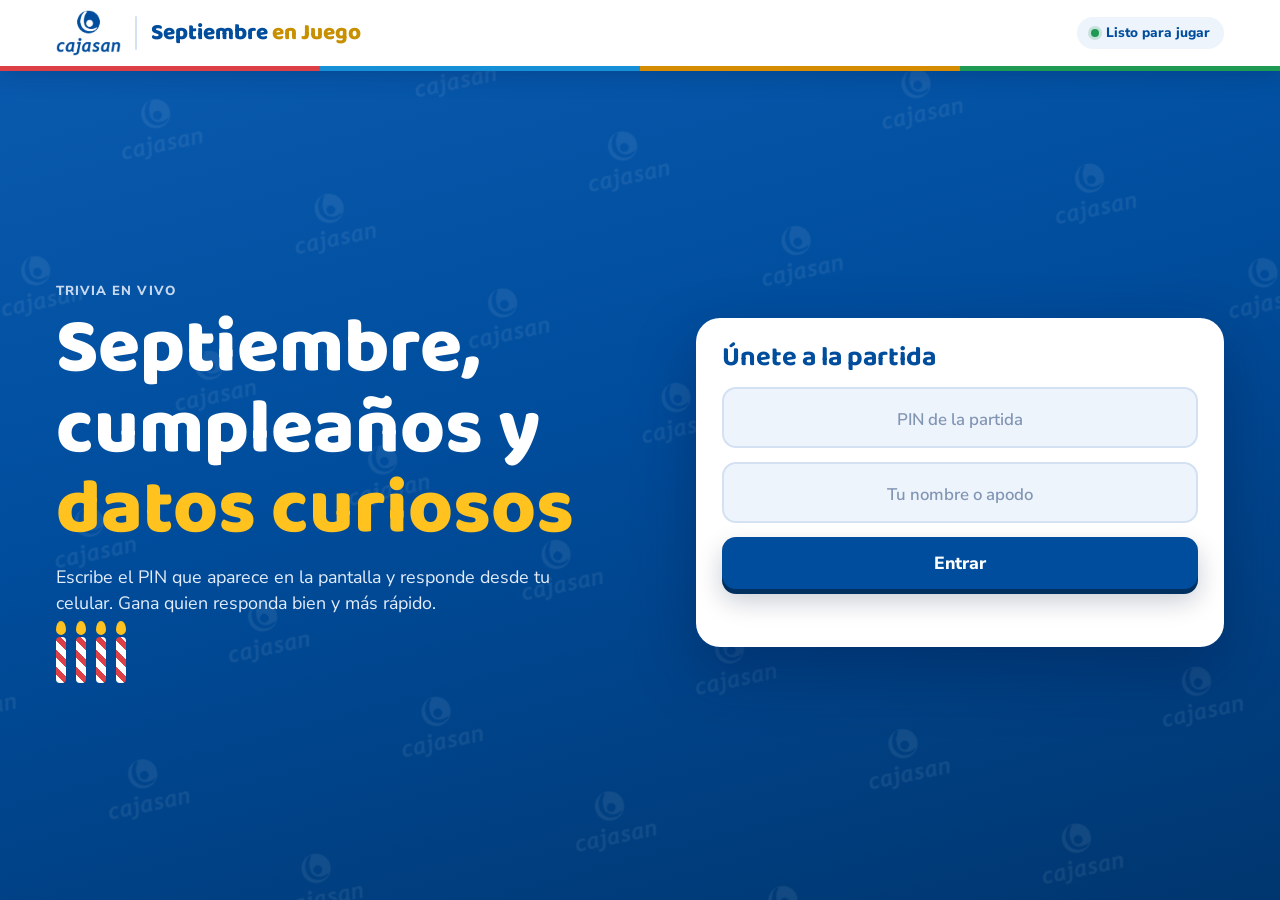
<file: index.html>
<!doctype html>
<html lang="es">
<head>
<meta charset="utf-8">
<meta name="viewport" content="width=device-width,initial-scale=1,viewport-fit=cover">
<meta name="robots" content="noindex,nofollow">
<meta name="theme-color" content="#004d9d">
<title>Septiembre en Juego · Cajasan</title>
<link rel="icon" type="image/png" href="img/icono.png">
<link rel="preconnect" href="https://fonts.googleapis.com">
<link rel="preconnect" href="https://fonts.gstatic.com" crossorigin>
<link rel="stylesheet" href="https://fonts.googleapis.com/css2?family=Baloo+2:wght@600;800&family=Nunito+Sans:wght@400;600;800&display=swap">
<link rel="stylesheet" href="estilos.css">
</head>
<body>
<header class="cabecera">
  <div class="cabecera-in">
    <div class="marca">
      <img src="img/cajasan-azul.png" alt="Cajasan" width="355" height="251">
      <span class="marca-sep" aria-hidden="true"></span>
      <span class="marca-titulo">Septiembre <span>en Juego</span></span>
    </div>
    <div id="status" class="chip-estado">Cargando…</div>
  </div>
</header>
<div class="franja" aria-hidden="true"></div>
<div class="wrap"><main id="app" class="stage" aria-live="polite"></main></div>
<canvas id="confetti" hidden></canvas>
<script src="peer.js"></script>
<script src="comun.js"></script>
<script src="jugador.js"></script>
</body>
</html>
</file>
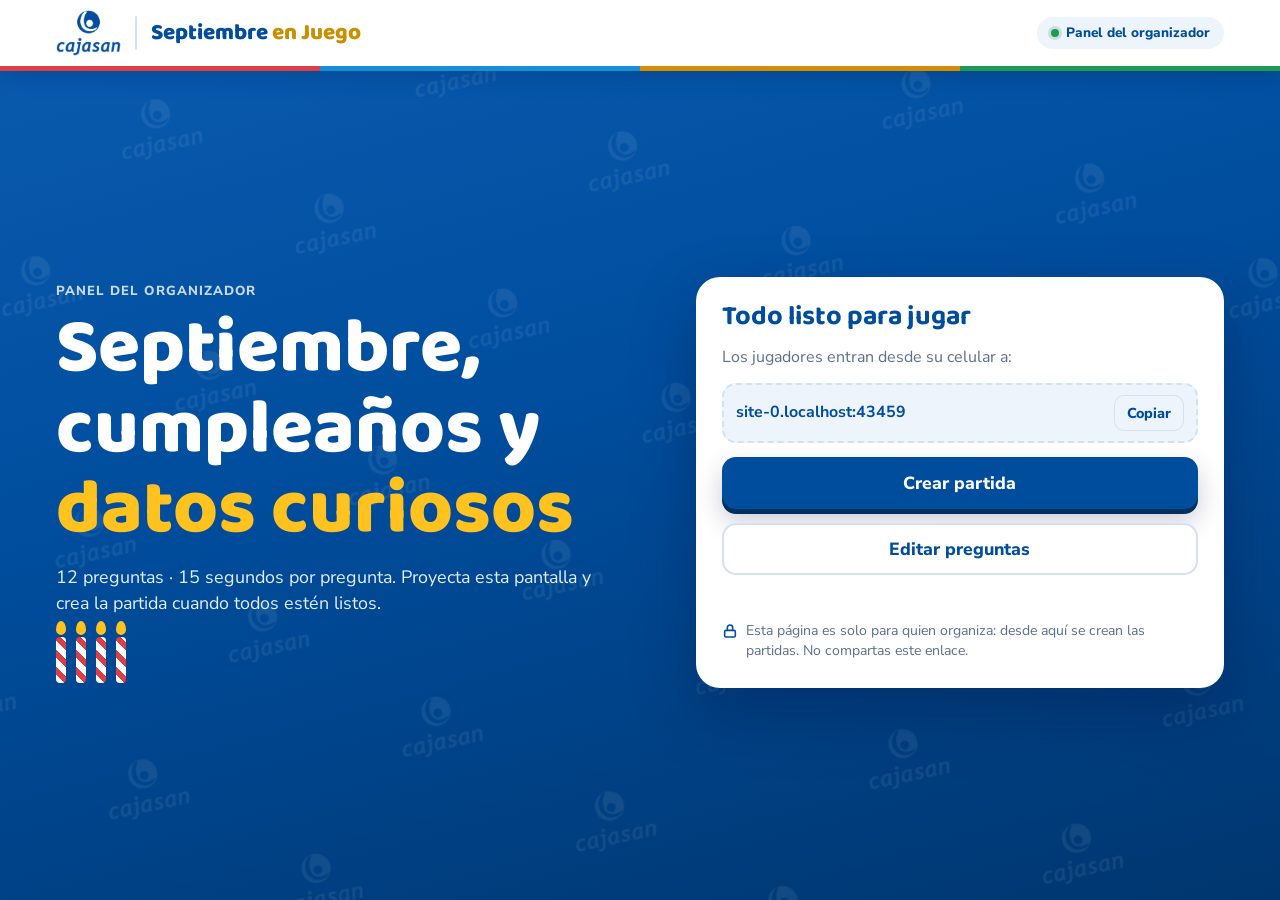
<file: organizar-4jemj2wzur.html>
<!doctype html>
<html lang="es">
<head>
<meta charset="utf-8">
<meta name="viewport" content="width=device-width,initial-scale=1,viewport-fit=cover">
<meta name="robots" content="noindex,nofollow">
<meta name="referrer" content="no-referrer">
<meta name="theme-color" content="#004d9d">
<title>Organizador · Septiembre en Juego · Cajasan</title>
<link rel="icon" type="image/png" href="img/icono.png">
<link rel="preconnect" href="https://fonts.googleapis.com">
<link rel="preconnect" href="https://fonts.gstatic.com" crossorigin>
<link rel="stylesheet" href="https://fonts.googleapis.com/css2?family=Baloo+2:wght@600;800&family=Nunito+Sans:wght@400;600;800&display=swap">
<link rel="stylesheet" href="estilos.css">
</head>
<body>
<header class="cabecera">
  <div class="cabecera-in">
    <div class="marca">
      <img src="img/cajasan-azul.png" alt="Cajasan" width="355" height="251">
      <span class="marca-sep" aria-hidden="true"></span>
      <span class="marca-titulo">Septiembre <span>en Juego</span></span>
    </div>
    <div id="status" class="chip-estado">Cargando…</div>
  </div>
</header>
<div class="franja" aria-hidden="true"></div>
<div class="wrap"><main id="app" class="stage" aria-live="polite"></main></div>
<div id="cortina" class="cortina" hidden aria-hidden="true">
  <div class="cortina-in"><img src="img/cajasan-blanco.png" alt=""><div class="cortina-t"></div><div class="cortina-s"></div></div>
</div>
<canvas id="confetti" hidden></canvas>
<script src="peer.js"></script>
<script src="comun.js"></script>
<script>
/* Página del ORGANIZADOR (enlace privado). Solo desde aquí se crean partidas
   y se editan las preguntas; la página pública solo deja unirse con el PIN. */
const DEFAULT_SET = {
 "questions": [
  { "q": "¿De dónde viene originalmente la tradición de cantar \"Happy Birthday\"?", "o": ["Francia","Inglaterra","Estados Unidos","Italia"], "c": 2, "f": "" },
  { "q": "En Colombia, ¿Cuándo se celebra el Día del Amor y la Amistad?", "o": ["El 14 de febrero","El 1 de septiembre","El tercer sábado de septiembre","El último viernes de octubre"], "c": 2, "f": "" },
  { "q": "Según registros de nacimientos en EE. UU. (1994–2014), ¿cuál es el cumpleaños más común?", "o": ["9 de septiembre","1 de enero","14 de febrero","25 de diciembre"], "c": 0, "f": "" },
  { "q": "¿Qué significa celebrar un cumpleaños?", "o": ["Celebrar el aniversario del nacimiento de una persona","Celebrar el inicio de año nuevo","Celebrar la mayoría de edad","Celebrar un logro"], "c": 0, "f": "" },
  { "q": "¿Cuántas personas debe haber en un salón para que sea más probable que no que dos cumplan años el mismo día?", "o": ["23","100","183","365"], "c": 0, "f": "Es la «paradoja del cumpleaños». Con 23 personas la probabilidad supera el 50 %, y con 70 pasa del 99,9 %." },
  { "q": "¿Qué ingredientes hace que una vela pueda mantenerse encedida?", "o": ["Cera","Harina","Azúcar","Sal"], "c": 0, "f": "" },
  { "q": "¿Qué signos del zodiaco cumplen años en septiembre?", "o": ["Leo y Virgo","Cáncer y Leo","Virgo y Libra","Libra y Escorpio"], "c": 2, "f": "Virgo va hasta alrededor del 22 de septiembre y Libra empieza hacia el 23." },
  { "q": "Si alguien nació el 29 de febrero, ¿cada cuánto ocurre exactamente su fecha de cumpleaños?", "o": ["Cada año","Cada 2 años","Cada 4 años aproximadamente","Cada 10 años"], "c": 2, "f": "" },
  { "q": "Una persona cumple años un lunes. ¿Qué día de la semana será su cumpleaños exactamente un año después si el año siguiente NO es bisiesto?", "o": ["Lunes","Miércoles","Domingo","Martes"], "c": 3, "f": "" },
  { "q": "¿Cuántos días tiene septiembre?", "o": ["28","29","30","31"], "c": 2, "f": "" },
  { "q": "¿Qué mes está exactamente tres meses después de septiembre?", "o": ["Enero","Noviembre","Diciembre","Febrero"], "c": 2, "f": "" },
  { "q": "¿Quién del equipo cumplió años en septiembre?", "o": ["Diana, Daniela, Silvia","Diana, Daniela, Mayerly","Diana, Mayerly, Maria Paula","Daniela, Diana, Silvia, Mayerly"], "c": 0, "f": "" }
 ],
 "dur": 15
};
const STORE_KEY = "sej-preguntas-v1";
// Dirección que se les da a los jugadores (la pública, nunca la de esta página)
const LINK_JUGADORES = new URL("./", location.href).href; // la carpeta del sitio (sirve en Vercel y en GitHub Pages)
const LINK_VISIBLE = LINK_JUGADORES.replace(/^https?:\/\//, "").replace(/\/$/, "");

let QUESTIONS, DUR;
function cleanSet(data){
  if (!data || !Array.isArray(data.questions)) return null;
  const qs = data.questions.map(x => {
    const o = (Array.isArray(x.o) ? x.o : []).map(s => String(s||"").trim().slice(0,120)).filter(Boolean).slice(0,4);
    const c = Math.max(0, Math.min(o.length-1, x.c|0));
    return { q:String(x.q||"").trim().slice(0,240), o, c, f:String(x.f||"").trim().slice(0,400) };
  }).filter(x => x.q && x.o.length >= 2);
  if (!qs.length) return null;
  return { questions:qs, dur: Math.max(5, Math.min(120, parseInt(data.dur,10) || 20)) };
}
function loadSet(){
  let s = null;
  try { s = cleanSet(JSON.parse(localStorage.getItem(STORE_KEY) || "null")); } catch {}
  s = s || cleanSet(DEFAULT_SET);
  QUESTIONS = s.questions; DUR = s.dur;
}
loadSet();

const ICONO_CANDADO = '<svg width="16" height="16" viewBox="0 0 24 24" fill="none" stroke="#004d9d" stroke-width="2.4" stroke-linecap="round" stroke-linejoin="round"><rect x="4" y="11" width="16" height="10" rx="2"/><path d="M8 11V7a4 4 0 0 1 8 0v4"/></svg>';
const ICONO_CHECK = '<svg viewBox="0 0 24 24"><path d="M5 12.5l4.5 4.5L19 7.5"/></svg>';

/* ---------- INICIO DEL ORGANIZADOR ---------- */
function renderHome(){
  mode = "home";
  $app.innerHTML = `
  <section class="hero">
    <div class="entra">
      <p class="etq">Panel del organizador</p>
      <h1 style="margin-top:8px">Septiembre, cumpleaños y <em>datos curiosos</em></h1>
      <p class="lead">${QUESTIONS.length} preguntas · ${DUR} segundos por pregunta. Proyecta esta pantalla y crea la partida cuando todos estén listos.</p>
      <div class="cake" aria-hidden="true"><i></i><i></i><i></i><i></i></div>
    </div>
    <div class="panel entra" style="--i:1">
      <h2>Todo listo para jugar</h2>
      <p class="muted" style="margin:0">Los jugadores entran desde su celular a:</p>
      <div class="enlace"><b>${esc(LINK_VISIBLE)}</b><button class="mini" id="copiar" type="button">Copiar</button></div>
      <button class="btn azul" id="hostBtn" ${hasPeer ? "" : "disabled"}>Crear partida</button>
      <button class="btn ghost" id="editBtn">Editar preguntas</button>
      <div class="err">${hasPeer ? "" : "No se pudo cargar el módulo de conexión. Recarga la página."}</div>
      <p class="nota">${ICONO_CANDADO}<span>Esta página es solo para quien organiza: desde aquí se crean las partidas. No compartas este enlace.</span></p>
    </div>
  </section>`;
  document.getElementById("hostBtn").onclick = startHost;
  document.getElementById("editBtn").onclick = renderEditor;
  document.getElementById("copiar").onclick = async e => {
    const b = e.currentTarget;
    try { await navigator.clipboard.writeText(LINK_JUGADORES); b.textContent = "¡Copiado!"; } catch { b.textContent = "Cópialo a mano"; }
    setTimeout(() => { b.textContent = "Copiar"; }, 1800);
  };
  setStatus("Panel del organizador");
}
renderHome();

/* =================== PRESENTADOR =================== */
const H = { pin:"", phase:"lobby", qi:0, players:{}, conns:{}, answers:{}, endAt:0, tick:null, peer:null, tries:0 };

function startHost(){
  if (!hasPeer) return;
  mode = "host";
  H.phase = "lobby"; H.qi = 0; H.players = {}; H.conns = {}; H.answers = {}; H.tries = 0;
  $app.innerHTML = `<div class="center entra"><div class="big">Creando partida…</div><p class="muted">Esto toma unos segundos.</p></div>`;
  openHostPeer();
}
function openHostPeer(){
  H.pin = String(Math.floor(1000 + Math.random()*9000));
  const peer = new Peer(ID_PREFIX + H.pin, PEER_OPTS);
  H.peer = peer;
  peer.on("open", () => { setStatus("PIN " + H.pin + " · conectado"); renderHost(); clearInterval(H.vigia); H.vigia = setInterval(vigilarJugadores, 3000); });
  peer.on("connection", conn => {
    conn.on("data", msg => onHostMsg(conn, msg));
    conn.on("close", () => { const p = H.players[conn.peer]; delete H.conns[conn.peer]; if (p){ p.here = false; afterChange(); } });
    conn.on("error", () => {});
  });
  peer.on("disconnected", () => { setStatus("Reconectando…"); try { peer.reconnect(); } catch {} });
  peer.on("error", err => {
    if (err.type === "unavailable-id" && H.tries++ < 5){ peer.destroy(); openHostPeer(); return; }
    if (err.type === "network" || err.type === "server-error" || err.type === "socket-error" || err.type === "socket-closed"){
      setStatus("Sin conexión al servidor");
      if (H.phase === "lobby" && !Object.keys(H.players).length){
        $app.innerHTML = `<div class="center entra"><div class="big">No pudimos crear la partida</div><p class="muted" style="max-width:44ch">Revisa la conexión a internet. Si estás en la red de la empresa, prueba con otra red o con datos móviles.</p><button class="btn" id="retry">Intentar de nuevo</button></div>`;
        document.getElementById("retry").onclick = () => { try{peer.destroy();}catch{} startHost(); };
      }
    }
  });
}
// Quién sigue conectado: cada celular manda una señal cada 4 s ("ping") y avisa al
// cerrarse ("bye"). Si pasan 12 s sin señal, el nombre sale de la sala; vuelve si regresa.
const SIN_SENAL_MS = 12000;
function vigilarJugadores(){
  let cambio = false;
  for (const p of Object.values(H.players)){
    if (p.here && Date.now() - (p.visto || 0) > SIN_SENAL_MS){ p.here = false; cambio = true; }
  }
  if (cambio) afterChange();
}
function onHostMsg(conn, msg){
  if (!msg || typeof msg !== "object") return;
  const id = conn.peer;
  const pj = H.players[id];
  if (msg.t === "bye"){ if (pj && pj.here){ pj.here = false; afterChange(); } return; }
  if (pj){
    pj.visto = Date.now();
    if (!pj.here && msg.t !== "join"){ pj.here = true; H.conns[id] = conn; afterChange(); if (H.phase !== "lobby") sendTo(conn); }
  }
  if (msg.t === "ping") return;
  if (msg.t === "join"){
    const nick = String(msg.nick || "Jugador").trim().slice(0,16) || "Jugador";
    H.conns[id] = conn;
    if (!H.players[id]) H.players[id] = { nick, score:0, last:0, ok:-1, here:true, visto:Date.now() };
    else { H.players[id].nick = nick; H.players[id].here = true; }
    afterChange();
    if (H.phase !== "lobby") sendTo(conn); // en la sala, afterChange ya les avisó a todos
  } else if (msg.t === "ans"){
    if (H.phase !== "question" || !H.players[id] || H.answers[id] || msg.q !== H.qi) return;
    const c = Math.max(0, Math.min(QUESTIONS[H.qi].o.length-1, msg.c|0));
    const ms = Math.max(0, Math.min(DUR*1000, Number.isFinite(Number(msg.ms)) ? Number(msg.ms) : DUR*1000));
    H.answers[id] = { c, ms };
    afterChange();
  }
}
function afterChange(){
  if (H.phase === "question"){
    const here = Object.keys(H.players).filter(k => H.players[k].here);
    if (here.length && here.every(k => H.answers[k])) { endQuestion(); return; }
    updateAnsweredCount();
  } else if (H.phase === "lobby"){ renderHost(); broadcast(); } // los celulares ven quién va entrando
}
function ranking(){ return Object.entries(H.players).map(([peer,p]) => ({peer,...p})).sort((a,b) => b.score - a.score); }
function stateMsg(){
  const res = {};
  ranking().forEach((p,i) => { res[p.peer] = [p.score, p.last, i+1, p.ok]; });
  const q = QUESTIONS[H.qi];
  const reveal = H.phase !== "question" && H.phase !== "lobby";
  return { t:"state", phase:H.phase, qi:H.qi, n:QUESTIONS.length, dur:DUR,
    cur: H.phase === "lobby" ? null : { q:q.q, o:q.o, c: reveal ? q.c : null },
    total:Object.keys(H.players).length, res,
    // En la sala de espera: quiénes están (en orden de llegada), para mostrarlo en los celulares
    jug: H.phase === "lobby" ? Object.entries(H.players).filter(([,p]) => p.here).map(([id,p]) => [id, p.nick]) : undefined };
}
function sendTo(conn){ try { if (conn.open) conn.send(stateMsg()); } catch {} }
function broadcast(){ const m = stateMsg(); Object.values(H.conns).forEach(c => { try { if (c.open) c.send(m); } catch {} }); }

// La pregunta cambia (y empieza a correr el tiempo) cuando la cortina tapa la pantalla
function hostStartQuestion(qi = H.qi){
  transicion("Pregunta " + (qi+1), "de " + QUESTIONS.length, () => {
    H.qi = qi; H.phase = "question"; H.answers = {};
    H.endAt = Date.now() + DUR*1000;
    broadcast(); renderHost();
    clearInterval(H.tick);
    H.tick = setInterval(tickHost, 200);
  });
}
function tickHost(){
  const left = Math.max(0, H.endAt - Date.now());
  const s = Math.ceil(left/1000), p = left/(DUR*1000)*100;
  const t = document.getElementById("timer"), bar = document.getElementById("barra");
  if (t){
    t.style.setProperty("--p", p + "%");
    const b = t.querySelector("b");
    if (b.textContent !== String(s)){ b.textContent = s; if (s <= 5 && s > 0){ b.classList.remove("late"); void b.offsetWidth; b.classList.add("late"); } }
    t.classList.toggle("urgente", s <= 5);
  }
  if (bar){ bar.style.setProperty("--p", p + "%"); bar.classList.toggle("urgente", s <= 5); }
  if (left <= 0) endQuestion();
}
function endQuestion(){
  if (H.phase !== "question") return;
  clearInterval(H.tick);
  const q = QUESTIONS[H.qi];
  for (const [id,p] of Object.entries(H.players)){
    const a = H.answers[id];
    if (!a){ p.last = 0; p.ok = -1; continue; }
    if (a.c === q.c){ p.last = Math.round(1000 * (1 - (a.ms/(DUR*1000))/2)); p.ok = 1; } else { p.last = 0; p.ok = 0; }
    p.score += p.last;
  }
  H.phase = "reveal"; broadcast(); renderHost();
}
function hostNext(){
  if (H.phase === "reveal" && Object.keys(H.players).length){
    transicion("Clasificación", "Pregunta " + (H.qi+1) + " de " + QUESTIONS.length, () => { H.phase = "board"; broadcast(); renderHost(); });
    return;
  }
  if (H.qi < QUESTIONS.length - 1) hostStartQuestion(H.qi + 1);
  else transicion("¡Resultados!", "Septiembre en Juego", () => { H.phase = "end"; broadcast(); renderHost(); setTimeout(confetti, 1300); });
}
function hostRestart(){
  for (const p of Object.values(H.players)){ p.score = 0; p.last = 0; p.ok = -1; }
  H.qi = 0; H.phase = "lobby"; broadcast(); renderHost();
}
function hostExit(){ clearInterval(H.tick); clearInterval(H.vigia); try { H.peer && H.peer.destroy(); } catch {} H.peer = null; renderHome(); }
function updateAnsweredCount(){
  const el = document.getElementById("answered");
  if (el) el.textContent = Object.keys(H.answers).length + " de " + Object.values(H.players).filter(p=>p.here).length + " respondieron";
}
// En el proyector las respuestas van en 4 mosaicos grandes con su figura
function mosaicoHTML(q, reveal, counts){
  return `<div class="mosaico">${q.o.map((o,i) => {
    const cls = reveal ? (i === q.c ? " win" : " dim") : "";
    return `<div class="tile c${i}${cls}" style="--i:${i}">${SHAPES[i]}<span>${esc(o)}</span>${reveal ? `<span class="n">${counts[i]}</span>` : ""}${reveal && i === q.c ? `<span class="ok">${ICONO_CHECK}</span>` : ""}</div>`;
  }).join("")}</div>`;
}
function renderLobby(){
  const names = Object.entries(H.players).filter(([,p]) => p.here);
  if (!document.getElementById("lobby")){
    $app.innerHTML = `
      <div class="lobby" id="lobby">
        <p class="lobby-inst entra">Entra desde tu celular a <b>${esc(LINK_VISIBLE)}</b> y escribe este PIN</p>
        <div class="pin" aria-label="PIN ${H.pin}">${[...H.pin].map((d,i) => `<b style="--i:${i}">${d}</b>`).join("")}</div>
        <p class="cuenta-jug" id="cuenta"></p>
        <div class="players" id="jugadores"></div>
        <div class="row"><button class="btn" id="go">Empezar</button><button class="btn ghost" id="back">Salir</button></div>
      </div>`;
    document.getElementById("go").onclick = () => hostStartQuestion(0);
    document.getElementById("back").onclick = hostExit;
  }
  // Solo se agregan o quitan los nombres que cambiaron (así no se repite la animación de todos)
  const cont = document.getElementById("jugadores");
  const ids = new Set(names.map(([id]) => id));
  cont.querySelectorAll(".pl").forEach(ch => { if (!ids.has(ch.dataset.id)) ch.remove(); });
  for (const [id,p] of names){
    let ch = [...cont.querySelectorAll(".pl")].find(x => x.dataset.id === id);
    if (!ch){ ch = document.createElement("span"); ch.className = "pl"; ch.dataset.id = id; cont.appendChild(ch); }
    if (ch.textContent !== p.nick) ch.textContent = p.nick;
  }
  let vacio = cont.querySelector(".muted");
  if (!names.length && !vacio){ vacio = document.createElement("span"); vacio.className = "muted"; vacio.textContent = "Esperando jugadores…"; cont.appendChild(vacio); }
  if (names.length && vacio) vacio.remove();
  document.getElementById("cuenta").textContent = names.length + (names.length === 1 ? " jugador conectado" : " jugadores conectados");
  document.getElementById("go").disabled = !names.length;
}
function renderHost(){
  const q = QUESTIONS[H.qi], n = QUESTIONS.length;
  if (H.phase === "lobby"){ renderLobby(); return; }
  if (H.phase === "question"){
    const left = Math.max(0, Math.ceil((H.endAt - Date.now())/1000));
    $app.innerHTML = `
      <div class="h-cab">
        <div class="chips"><span class="chip">Pregunta ${H.qi+1} de ${n}</span><span class="chip" id="answered"></span><span class="chip">PIN ${H.pin}</span></div>
        <div class="reloj medio" id="timer" role="timer" aria-label="Segundos restantes"><b>${left}</b></div>
      </div>
      <div class="barra-tiempo" id="barra"><i></i></div>
      <h2 class="h-pregunta">${esc(q.q)}</h2>
      ${mosaicoHTML(q,false)}
      <div class="bottom"><span></span><button class="btn ghost" id="skip">Terminar tiempo</button></div>`;
    document.getElementById("skip").onclick = endQuestion;
    updateAnsweredCount();
    return;
  }
  if (H.phase === "reveal"){
    const counts = [0,0,0,0]; Object.values(H.answers).forEach(a => counts[a.c]++);
    $app.innerHTML = `
      <div class="h-cab"><div class="chips"><span class="chip">Pregunta ${H.qi+1} de ${n}</span><span class="chip">${Object.keys(H.answers).length} respuestas</span></div></div>
      <h2 class="h-pregunta">${esc(q.q)}</h2>
      ${mosaicoHTML(q,true,counts)}
      ${q.f ? `<div class="fact entra" style="--i:5"><b>Dato curioso</b>${esc(q.f)}</div>` : ""}
      <div class="bottom"><span></span><button class="btn" id="next">${Object.keys(H.players).length ? "Ver clasificación" : (H.qi < n-1 ? "Siguiente pregunta" : "Terminar")}</button></div>`;
    document.getElementById("next").onclick = hostNext;
    return;
  }
  if (H.phase === "board"){
    const r = ranking().slice(0,5);
    $app.innerHTML = `
      <h2 class="titulo-seccion">Clasificación</h2>
      <div class="tabla">${r.map((p,i) => `<div class="fila ${i < 3 ? "top" + (i+1) : ""}" style="--i:${i}">
        <span class="puesto">${puesto(i+1, i)}</span><span class="nm">${esc(p.nick)}</span>
        <span>${p.last ? `<span class="gana" style="--i:${i}">+${p.last.toLocaleString("es-CO")}</span>` : ""}<span class="pts" data-desde="${p.score - p.last}" data-hasta="${p.score}" data-espera="${500 + i*120}">${p.score}</span></span></div>`).join("")}</div>
      <div class="bottom"><span class="chip">Pregunta ${H.qi+1} de ${n}</span><button class="btn" id="next">${H.qi < n-1 ? "Siguiente pregunta" : "Ver podio"}</button></div>`;
    animarNumeros();
    document.getElementById("next").onclick = hostNext;
    return;
  }
  if (H.phase === "end"){
    const r = ranking(), pod = [[r[1],2], [r[0],1], [r[2],3]];
    $app.innerHTML = `
      <div class="center" style="gap:6px">
        <h2 class="titulo-seccion">${r[0] ? "¡Felicitaciones, " + esc(r[0].nick) + "!" : "¡Gracias por jugar!"}</h2>
        ${r[0] ? `<p class="muted entra" style="--i:2;margin:0;font-size:1.15rem">Primer lugar en Septiembre en Juego. ¡Gracias a todos por participar!</p>` : ""}
      </div>
      <div class="podio">${pod.map(([p,place]) => p
        ? `<div class="pod p${place}">${trofeo(place, place === 1 ? 4 : place === 2 ? 2 : 0)}<span class="nm">${esc(p.nick)}</span><span class="pts">${p.score.toLocaleString("es-CO")} pts</span></div>`
        : `<div></div>`).join("")}</div>
      <div class="tabla">${r.slice(3,10).map((p,i) => `<div class="fila" style="--i:${i+6}"><span class="puesto">${puesto(i+4)}</span><span class="nm">${esc(p.nick)}</span><span class="pts">${p.score.toLocaleString("es-CO")}</span></div>`).join("")}</div>
      <div class="row"><button class="btn" id="again">Jugar otra vez</button><button class="btn ghost" id="back">Salir</button></div>`;
    document.getElementById("again").onclick = hostRestart;
    document.getElementById("back").onclick = hostExit;
  }
}
window.addEventListener("beforeunload", e => { if (mode === "host" && H.phase !== "lobby" && H.phase !== "end"){ e.preventDefault(); e.returnValue = ""; } });

/* =================== EDITOR (se guarda en este navegador) =================== */
let D = null;
function renderEditor(){
  mode = "editor";
  if (!D) D = { dur:DUR, questions: QUESTIONS.map(x => ({ q:x.q, o:[0,1,2,3].map(i => x.o[i] || ""), c:x.c, f:x.f })) };
  $app.innerHTML = `
    <div class="edhead">
      <div><p class="etq">Editor</p><h2>Preguntas del juego</h2>
      <p class="muted" style="margin:6px 0 0;max-width:62ch">Los cambios se guardan en este navegador. Edita desde el mismo computador donde vas a proyectar: los celulares reciben las preguntas del presentador. Marca la correcta con el círculo; las opciones vacías no se muestran.</p></div>
      <label class="durbox" for="dur">Segundos por pregunta <input id="dur" type="number" min="5" max="120" value="${D.dur}"></label>
    </div>
    <div class="edlist">${D.questions.map((x,qi) => `
      <section class="edq" data-qi="${qi}">
        <div class="edtop"><span class="etq">Pregunta ${qi+1}</span>
          <span class="edtools">
            <button class="mini" data-act="up" ${qi===0?"disabled":""} aria-label="Subir pregunta ${qi+1}">↑</button>
            <button class="mini" data-act="down" ${qi===D.questions.length-1?"disabled":""} aria-label="Bajar pregunta ${qi+1}">↓</button>
            <button class="mini del" data-act="del" aria-label="Eliminar pregunta ${qi+1}">Eliminar</button>
          </span></div>
        <input class="edin qin" id="q-${qi}" data-f="q" value="${esc(x.q)}" placeholder="Escribe la pregunta" maxlength="240">
        <div class="edopts">${x.o.map((o,i) => `
          <label class="edopt c${i}"><input type="radio" name="c-${qi}" id="c-${qi}-${i}" data-f="c" value="${i}" ${x.c===i?"checked":""} aria-label="Marcar opción ${LET[i]} como correcta">
            <span class="sh">${SHAPES[i]}</span>
            <input class="edin" id="o-${qi}-${i}" data-f="o" data-i="${i}" value="${esc(o)}" placeholder="Opción ${LET[i]}${i>1?" (opcional)":""}" maxlength="120"></label>`).join("")}
        </div>
        <input class="edin" id="f-${qi}" data-f="f" value="${esc(x.f)}" placeholder="Dato curioso que se muestra al revelar (opcional)" maxlength="400">
      </section>`).join("")}
    </div>
    <div class="row" style="justify-content:flex-start"><button class="btn ghost" id="addQ">+ Agregar pregunta</button><button class="link" id="reset" style="color:#fff">Volver a las preguntas originales</button></div>
    <div class="edbar">
      <span class="err" id="edMsg"></span>
      <span class="row"><button class="btn ghost" id="edCancel">Volver</button><button class="btn" id="edSave">Guardar</button></span>
    </div>`;
  const list = $app.querySelector(".edlist");
  const upd = e => {
    const t = e.target, sec = t.closest(".edq"); if (!sec) return;
    const x = D.questions[+sec.dataset.qi];
    if (t.dataset.f === "q") x.q = t.value;
    else if (t.dataset.f === "f") x.f = t.value;
    else if (t.dataset.f === "o") x.o[+t.dataset.i] = t.value;
    else if (t.dataset.f === "c") x.c = +t.value;
  };
  list.addEventListener("input", upd); list.addEventListener("change", upd);
  list.addEventListener("click", e => {
    const b = e.target.closest("button[data-act]"); if (!b) return;
    const qi = +b.closest(".edq").dataset.qi, L = D.questions;
    if (b.dataset.act === "up" && qi > 0) [L[qi-1], L[qi]] = [L[qi], L[qi-1]];
    if (b.dataset.act === "down" && qi < L.length-1) [L[qi+1], L[qi]] = [L[qi], L[qi+1]];
    if (b.dataset.act === "del"){
      if (b.dataset.sure !== "1"){ b.dataset.sure = "1"; b.textContent = "¿Seguro? Eliminar"; return; }
      if (L.length <= 1){ edMsg("El juego necesita al menos una pregunta."); return; }
      L.splice(qi,1);
    }
    renderEditor();
  });
  document.getElementById("dur").oninput = e => { D.dur = e.target.value; };
  document.getElementById("addQ").onclick = () => { D.questions.push({ q:"", o:["","","",""], c:0, f:"" }); renderEditor(); const nq = document.getElementById("q-" + (D.questions.length-1)); if (nq){ nq.focus(); nq.scrollIntoView({block:"center"}); } };
  const rs = document.getElementById("reset");
  rs.onclick = () => { if (rs.dataset.sure !== "1"){ rs.dataset.sure = "1"; rs.textContent = "¿Seguro? Se borran tus cambios"; return; } try { localStorage.removeItem(STORE_KEY); } catch {} D = null; loadSet(); renderEditor(); edMsg("Listo: volviste a las preguntas originales.", true); };
  document.getElementById("edCancel").onclick = () => { D = null; renderHome(); };
  document.getElementById("edSave").onclick = saveEditor;
  setStatus("Editando preguntas");
}
function edMsg(t, ok){ const m = document.getElementById("edMsg"); if (m){ m.textContent = t; m.classList.toggle("ok", !!ok); } }
function saveEditor(){
  for (let i = 0; i < D.questions.length; i++){
    const x = D.questions[i];
    if (!x.q.trim()) return edMsg("A la pregunta " + (i+1) + " le falta el texto.");
    if (x.o.filter(s => s.trim()).length < 2) return edMsg("La pregunta " + (i+1) + " necesita al menos 2 opciones.");
    if (!x.o[x.c] || !x.o[x.c].trim()) return edMsg("En la pregunta " + (i+1) + ", la respuesta marcada como correcta está vacía.");
  }
  const questions = D.questions.map(x => {
    const keep = x.o.map((s,i) => ({s:s.trim(), i})).filter(k => k.s);
    return { q:x.q.trim(), o:keep.map(k => k.s), c:keep.findIndex(k => k.i === x.c), f:x.f.trim() };
  });
  const set = cleanSet({ dur:D.dur, questions });
  QUESTIONS = set.questions; DUR = set.dur; D = null;
  let saved = true; try { localStorage.setItem(STORE_KEY, JSON.stringify(set)); } catch { saved = false; }
  renderEditor();
  edMsg(saved ? "Guardado en este navegador." : "Cambios listos para esta sesión (el navegador no permitió guardarlos).", true);
}
</script>
</body>
</html>
</file>
<file: estilos.css>
/* Septiembre en Juego · línea gráfica Cajasan
   Azul institucional #004d9d + blanco; el dorado solo para lo que celebra
   (tiempo, PIN, primer puesto). Las 4 respuestas conservan su color y su figura
   para reconocerlas de un vistazo desde el celular. */

:root{
  --azul:#004d9d; --azul-vivo:#0a5bb0; --noche:#00366f; --tinta:#0b2a55;
  --blanco:#fff; --hielo:#eef4fc; --borde:#d3e1f3; --suave:#c7d8ef;
  --oro:#ffc21f; --oro-osc:#c88f00;
  --a0:#dc3f45; --a1:#1590d6; --a2:#d68c00; --a3:#1f9a52;
  --ok:#1f9a52; --mal:#dc3f45; --urgente:#ff4d55;
  --display:"Baloo 2",ui-rounded,"Trebuchet MS",sans-serif;
  --body:"Nunito Sans",system-ui,-apple-system,"Segoe UI",sans-serif;
  --fluido:cubic-bezier(.22,1,.36,1); --rebote:cubic-bezier(.34,1.56,.64,1);
  color-scheme:dark;
}
*{box-sizing:border-box}
html{height:100%}
body{margin:0;min-height:100%;display:flex;flex-direction:column;font-family:var(--body);font-size:16px;line-height:1.45;color:var(--blanco);
  background:var(--azul) linear-gradient(165deg,var(--azul-vivo) 0%,var(--azul) 45%,var(--noche) 100%) fixed;overflow-x:hidden}
[hidden]{display:none!important}
h1,h2,h3{font-family:var(--display);line-height:1.05;margin:0;text-wrap:balance}

/* Marca de agua: el logo de Cajasan repetido, muy tenue e inclinado */
body::before{content:"";position:fixed;inset:-45%;z-index:0;pointer-events:none;
  background:url(img/marca-agua.png) 0 0/300px auto repeat;opacity:.075;transform:rotate(-12deg)}

/* ---------- cabecera ---------- */
.cabecera{position:relative;z-index:3;background:var(--blanco);color:var(--azul);box-shadow:0 6px 24px rgba(0,25,70,.28)}
.cabecera-in{max-width:1200px;margin:0 auto;padding:10px 16px;display:flex;align-items:center;justify-content:space-between;gap:12px}
.marca{display:flex;align-items:center;gap:14px;min-width:0}
.marca img{height:46px;width:auto;display:block}
.marca-sep{width:2px;height:34px;background:var(--borde);border-radius:2px;flex:none}
.marca-titulo{font-family:var(--display);font-weight:800;font-size:1.4rem;line-height:1;white-space:nowrap}
.marca-titulo span{color:var(--oro-osc)}
.chip-estado{display:inline-flex;align-items:center;gap:7px;background:var(--hielo);color:var(--azul);border-radius:999px;padding:6px 14px;font-size:.85rem;font-weight:800;max-width:46vw;white-space:nowrap;overflow:hidden;text-overflow:ellipsis}
.chip-estado::before{content:"";width:8px;height:8px;border-radius:50%;background:var(--ok);flex:none;box-shadow:0 0 0 3px rgba(31,154,82,.2)}
.franja{position:relative;z-index:3;height:5px;background:linear-gradient(90deg,var(--a0) 0 25%,var(--a1) 25% 50%,var(--a2) 50% 75%,var(--a3) 75%)}

.wrap{position:relative;z-index:1;flex:1;width:100%;max-width:1200px;margin:0 auto;padding:22px 16px 28px;display:flex;flex-direction:column}
.stage{flex:1;display:flex;flex-direction:column;gap:20px;justify-content:center}
.muted{color:var(--suave)}
.etq{font-size:.82rem;font-weight:800;letter-spacing:.08em;text-transform:uppercase;color:var(--suave);margin:0}
.chip{display:inline-flex;align-items:center;gap:6px;background:rgba(255,255,255,.12);border:1px solid rgba(255,255,255,.2);border-radius:999px;padding:6px 14px;font-size:.92rem;font-weight:800;font-variant-numeric:tabular-nums}
.row{display:flex;gap:12px;justify-content:center;flex-wrap:wrap;align-items:center}
.center{text-align:center;display:flex;flex-direction:column;gap:12px;align-items:center}
.big{font-size:clamp(2rem,9vw,3.4rem);font-weight:800;font-family:var(--display);text-align:center;line-height:1.05}

/* ---------- botones (con respuesta al tocarlos) ---------- */
button{font-family:var(--body);font-weight:800;cursor:pointer;border:0;border-radius:14px;color:inherit;position:relative;overflow:hidden;
  -webkit-tap-highlight-color:transparent;touch-action:manipulation}
button:focus-visible,input:focus-visible{outline:3px solid var(--oro);outline-offset:3px}
.btn{background:var(--oro);color:#2b1f00;padding:14px 28px;font-size:1.1rem;
  box-shadow:0 5px 0 var(--oro-osc),0 12px 26px rgba(0,20,60,.22);transition:transform .16s var(--fluido),box-shadow .16s var(--fluido),filter .2s}
.btn.azul{background:var(--azul);color:#fff;box-shadow:0 5px 0 #00305f,0 12px 26px rgba(0,20,60,.22)}
.btn.ghost{background:rgba(255,255,255,.08);color:#fff;box-shadow:inset 0 0 0 2px rgba(255,255,255,.4)}
.panel .btn.ghost{color:var(--azul);background:#fff;box-shadow:inset 0 0 0 2px var(--borde)}
@media (hover:hover){
  .btn:hover:not(:disabled){transform:translateY(-3px);filter:brightness(1.05)}
  .btn:not(.ghost):hover:not(:disabled){box-shadow:0 8px 0 var(--oro-osc),0 18px 30px rgba(0,20,60,.28)}
  .btn.azul:hover:not(:disabled){box-shadow:0 8px 0 #00305f,0 18px 30px rgba(0,20,60,.28)}
}
.btn:active:not(:disabled){transform:translateY(4px) scale(.97);box-shadow:0 1px 0 var(--oro-osc),0 4px 10px rgba(0,20,60,.2)}
.btn.azul:active:not(:disabled){box-shadow:0 1px 0 #00305f,0 4px 10px rgba(0,20,60,.2)}
.btn.ghost:active:not(:disabled){box-shadow:inset 0 0 0 2px rgba(255,255,255,.6)}
.btn:disabled{opacity:.45;cursor:not-allowed}
/* Onda que sale desde donde se tocó */
.onda{position:absolute;border-radius:50%;background:rgba(255,255,255,.5);transform:scale(0);animation:onda .6s ease-out forwards;pointer-events:none}
.btn:not(.azul):not(.ghost) .onda,.panel .btn.ghost .onda{background:rgba(0,77,157,.18)}
@keyframes onda{to{transform:scale(1);opacity:0}}
.link{background:none;color:var(--azul);font-weight:800;font-size:.95rem;padding:6px;text-decoration:underline;text-underline-offset:3px}
.mini{background:var(--hielo);color:var(--azul);border:1px solid var(--borde);padding:7px 12px;font-size:.9rem;border-radius:10px;transition:transform .12s}
.mini:active:not(:disabled){transform:scale(.94)}
.mini:disabled{opacity:.35;cursor:default}
.mini.del{color:var(--mal)}

/* ---------- entradas ---------- */
.entra{animation:entra .55s var(--fluido) both;animation-delay:calc(var(--i,0)*80ms)}
@keyframes entra{from{opacity:0;transform:translateY(22px)}}
@keyframes pop{from{opacity:0;transform:scale(.4)}}
@keyframes aparece{from{opacity:0}}

/* ---------- inicio ---------- */
.hero{display:grid;grid-template-columns:minmax(0,1.15fr) minmax(0,1fr);gap:32px;align-items:center}
.hero h1{font-size:clamp(2.5rem,6.4vw,4.8rem);font-weight:800}
.hero h1 em{font-style:normal;color:var(--oro)}
.hero p.lead{max-width:50ch;font-size:1.12rem;margin:14px 0 0;color:#e4edf9}
.cake{display:flex;gap:10px;align-items:flex-end;margin-top:20px}
.cake i{display:block;width:10px;border-radius:4px;height:46px;background:repeating-linear-gradient(45deg,#fff 0 6px,var(--a0) 6px 12px);position:relative}
.cake i::before{content:"";position:absolute;left:50%;top:-16px;width:10px;height:14px;margin-left:-5px;border-radius:50% 50% 50% 50%/60% 60% 40% 40%;background:var(--oro);animation:flick 1.2s ease-in-out infinite alternate}
.cake i:nth-child(2)::before{animation-delay:.3s}.cake i:nth-child(3)::before{animation-delay:.6s}.cake i:nth-child(4)::before{animation-delay:.15s}
@keyframes flick{to{transform:scale(.8,1.1) rotate(4deg)}}
.panel{background:#fff;color:var(--tinta);border-radius:24px;padding:26px;display:flex;flex-direction:column;gap:14px;box-shadow:0 24px 60px rgba(0,25,70,.38)}
.panel h2{font-size:1.7rem;color:var(--azul)}
.panel .muted{color:#5b6f8e}
.panel input{width:100%;font:800 1.45rem var(--body);padding:13px 14px;border-radius:14px;border:2px solid var(--borde);background:var(--hielo);color:var(--tinta);text-align:center;letter-spacing:.06em;transition:border-color .2s,box-shadow .2s}
.panel input:focus{outline:none;border-color:var(--azul);box-shadow:0 0 0 4px rgba(0,77,157,.15)}
.panel input::placeholder{color:#8296b4;letter-spacing:0;font-weight:600;font-size:1.05rem}
.err{color:#c62f35;font-weight:700;min-height:1.2em;font-size:.95rem}
.enlace{display:flex;align-items:center;justify-content:space-between;gap:10px;background:var(--hielo);border:2px dashed var(--borde);border-radius:14px;padding:10px 12px;font-weight:800;color:var(--azul);min-width:0}
.enlace b{overflow:hidden;text-overflow:ellipsis;white-space:nowrap}
.nota{font-size:.88rem;color:#5b6f8e;margin:0;display:flex;gap:8px;align-items:flex-start}
.nota svg{flex:none;margin-top:2px}

/* ---------- sala de espera (presentador) ---------- */
.lobby{display:flex;flex-direction:column;gap:22px;align-items:center;text-align:center}
.lobby-inst{font-size:clamp(1.05rem,2vw,1.4rem);margin:0;color:#e4edf9}
.lobby-inst b{color:#fff;background:rgba(255,255,255,.12);padding:2px 10px;border-radius:8px}
.pin{display:flex;gap:clamp(8px,1.4vw,16px);justify-content:center}
.pin b{font-family:var(--display);font-weight:800;font-size:clamp(3.4rem,10vw,7.2rem);line-height:1;background:#fff;color:var(--azul);border-radius:22px;
  width:clamp(66px,12vw,128px);padding:14px 0 6px;font-variant-numeric:tabular-nums;box-shadow:0 8px 0 var(--suave),0 22px 44px rgba(0,20,60,.35);
  animation:pop .55s var(--rebote) both;animation-delay:calc(var(--i)*90ms)}
.cuenta-jug{font-weight:800;font-size:1.1rem;margin:0}
.players{display:flex;flex-wrap:wrap;gap:10px;justify-content:center;min-height:48px;max-width:1000px}
.pl{background:#fff;color:var(--azul);font-weight:800;padding:9px 18px;border-radius:999px;box-shadow:0 4px 14px rgba(0,20,60,.2);animation:pop .4s var(--rebote) both}
/* Sala de espera en el celular: quiénes van entrando */
.sala-jug{width:100%;max-width:520px;margin-top:6px;padding:16px 14px;border-radius:20px;background:rgba(255,255,255,.09);border:1px solid rgba(255,255,255,.18)}
.sala-titulo{margin:0 0 12px;font-weight:800;font-size:1rem}
.sala .players{gap:8px;min-height:0}
.sala .pl{font-size:.95rem;padding:7px 14px}
.pl.yo{background:var(--oro);color:#2b1f00}

/* ---------- pregunta (presentador) ---------- */
.q-cab{display:flex;align-items:center;justify-content:space-between;gap:10px;flex-wrap:wrap}
.q-zona{display:grid;grid-template-columns:auto minmax(0,1fr);gap:clamp(16px,2.4vw,30px);align-items:center}
.reloj{--p:100%;--c:var(--oro);width:clamp(120px,14vw,176px);aspect-ratio:1;border-radius:50%;display:grid;place-items:center;flex:none;
  background:conic-gradient(var(--c) var(--p),rgba(255,255,255,.16) 0);position:relative;box-shadow:0 14px 36px rgba(0,20,60,.4);animation:pop .5s var(--rebote) both}
.reloj::after{content:"";position:absolute;inset:11px;border-radius:50%;background:var(--noche);box-shadow:inset 0 0 0 2px rgba(255,255,255,.08)}
.reloj b{position:relative;z-index:1;font-family:var(--display);font-weight:800;font-size:clamp(3rem,6vw,4.8rem);line-height:1;font-variant-numeric:tabular-nums}
.reloj small{position:absolute;z-index:1;bottom:22%;font-size:.78rem;font-weight:800;letter-spacing:.08em;color:var(--suave)}
.reloj.urgente{--c:var(--urgente)} .reloj.urgente b{color:#ff9095}
.reloj b.late{animation:late .45s var(--rebote)}
@keyframes late{from{transform:scale(1.4)}}
.pregunta{background:#fff;color:var(--tinta);border-radius:26px;padding:clamp(20px,3vw,36px);font-family:var(--display);font-weight:800;font-size:clamp(1.75rem,3.6vw,3.2rem);line-height:1.12;
  box-shadow:0 10px 0 var(--suave),0 26px 50px rgba(0,20,60,.35);text-wrap:balance;animation:pregunta .6s var(--fluido) both}
@keyframes pregunta{from{opacity:0;transform:translateY(-24px) scale(.97)}}
.barra-tiempo{height:14px;border-radius:99px;background:rgba(255,255,255,.16);overflow:hidden}
.barra-tiempo i{display:block;height:100%;width:var(--p,100%);background:linear-gradient(90deg,#ffd75c,var(--oro));border-radius:inherit;transition:width .22s linear}
.barra-tiempo.urgente i{background:linear-gradient(90deg,#ff7a7f,var(--urgente))}
.answers{display:grid;grid-template-columns:repeat(2,minmax(0,1fr));gap:12px}
.ans{display:flex;align-items:center;gap:12px;padding:12px 16px;border-radius:16px;font-size:clamp(1rem,1.55vw,1.22rem);font-weight:800;line-height:1.25;min-height:62px;
  color:#fff;box-shadow:0 5px 0 rgba(0,0,0,.2);text-shadow:0 1px 1px rgba(0,0,0,.18);
  transition:opacity .45s,transform .45s var(--rebote),box-shadow .45s;animation:entra .5s var(--fluido) both;animation-delay:calc(200ms + var(--i)*90ms)}
.ans .sh{flex:none;width:30px;height:30px;display:grid;place-items:center}
.ans .sh svg{width:24px;height:24px;fill:#fff}
.ans .n{margin-left:auto;font-family:var(--display);font-size:1.35em;font-variant-numeric:tabular-nums;padding-left:10px}
.c0{background:var(--a0)}.c1{background:var(--a1)}.c2{background:var(--a2)}.c3{background:var(--a3)}
.ans.dim{opacity:.34;transform:scale(.97)}
.ans.win{transform:scale(1.03);box-shadow:0 0 0 4px #fff,0 16px 34px rgba(0,0,0,.3);z-index:1}
.ans .ok,.tile .ok{flex:none;width:30px;height:30px;border-radius:50%;background:#fff;display:grid;place-items:center;animation:pop .5s var(--rebote) .35s both}
.ans .ok svg,.tile .ok svg{width:18px;height:18px;fill:none;stroke:var(--ok);stroke-width:3.4;stroke-linecap:round;stroke-linejoin:round}
button.ans{width:100%;text-align:left;font-family:var(--body);transition:transform .14s var(--fluido),box-shadow .14s var(--fluido),filter .2s}
@media (hover:hover){button.ans:hover{transform:translateY(-2px);filter:brightness(1.07)}}
button.ans:active{transform:translateY(4px) scale(.98);box-shadow:0 1px 0 rgba(0,0,0,.2)}
.fact{background:#fff;color:var(--tinta);border-left:6px solid var(--oro);border-radius:16px;padding:14px 20px;font-size:clamp(1rem,1.7vw,1.2rem);max-width:80ch;box-shadow:0 12px 30px rgba(0,20,60,.25)}
.fact b{color:var(--oro-osc);display:block;font-size:.8rem;letter-spacing:.08em;text-transform:uppercase}
.bottom{display:flex;justify-content:space-between;align-items:center;gap:12px;flex-wrap:wrap}

/* ---------- clasificación ---------- */
.titulo-seccion{text-align:center;font-size:clamp(2.2rem,5vw,3.4rem);animation:entra .5s var(--fluido) both}
.tabla{display:flex;flex-direction:column;gap:10px;max-width:780px;width:100%;margin:0 auto}
.fila{display:grid;grid-template-columns:60px minmax(0,1fr) auto;gap:14px;align-items:center;background:#fff;color:var(--tinta);border-radius:18px;padding:8px 20px 8px 12px;
  font-weight:800;font-size:clamp(1.05rem,1.9vw,1.35rem);font-variant-numeric:tabular-nums;box-shadow:0 8px 22px rgba(0,20,60,.25);
  animation:fila .6s var(--fluido) both;animation-delay:calc(var(--i)*120ms)}
@keyframes fila{from{opacity:0;transform:translateX(70px)}}
.fila.top1{background:linear-gradient(90deg,#fff3c9,#fff 55%);box-shadow:0 0 0 3px var(--oro),0 10px 26px rgba(0,20,60,.3)}
.fila.top2{background:linear-gradient(90deg,#eef1f6,#fff 55%)}
.fila.top3{background:linear-gradient(90deg,#fbe7d6,#fff 55%)}
.fila .nm{min-width:0;overflow:hidden;text-overflow:ellipsis;white-space:nowrap}
.puesto{width:56px;height:56px;display:grid;place-items:center}
.num{width:40px;height:40px;border-radius:50%;background:var(--hielo);color:var(--azul);display:grid;place-items:center;font-family:var(--display);font-size:1.25rem}
.gana{display:inline-block;color:var(--ok);font-size:.82em;margin-right:12px;animation:pop .5s var(--rebote) both;animation-delay:calc(400ms + var(--i)*120ms)}
.pts{font-family:var(--display);color:var(--azul)}

/* Copas: oro, plata y bronce */
.trofeo{width:56px;height:56px;display:block;overflow:visible;filter:drop-shadow(0 4px 6px rgba(0,0,0,.18));
  animation:trofeo .7s var(--rebote) both,flota 2.6s ease-in-out infinite alternate;animation-delay:calc(250ms + var(--i,0)*120ms),calc(1s + var(--i,0)*120ms)}
@keyframes trofeo{from{opacity:0;transform:scale(0) rotate(-30deg)}}
@keyframes flota{from{transform:translateY(0) rotate(0)}to{transform:translateY(-3px) rotate(4deg)}}
.trofeo .chispa{transform-origin:center;transform-box:fill-box;animation:chispa 1.6s ease-in-out infinite}
.trofeo .chispa:nth-of-type(2){animation-delay:.8s}
@keyframes chispa{0%,100%{opacity:0;transform:scale(.3)}50%{opacity:1;transform:scale(1)}}

.podio{display:grid;grid-template-columns:repeat(3,minmax(0,1fr));gap:14px;align-items:end;max-width:780px;width:100%;margin:0 auto}
.pod{background:#fff;color:var(--tinta);border-radius:20px 20px 8px 8px;text-align:center;padding:16px 8px 14px;display:flex;flex-direction:column;align-items:center;gap:4px;justify-content:flex-end;min-width:0;
  box-shadow:0 14px 34px rgba(0,20,60,.3);animation:sube .8s var(--fluido) both}
.pod .trofeo{width:66px;height:66px;margin-bottom:6px}
.pod .nm{font-weight:800;font-size:1.15rem;max-width:100%;overflow:hidden;text-overflow:ellipsis;white-space:nowrap}
.pod .pts{font-size:1.05rem}
.pod.p1{height:260px;background:linear-gradient(#fff3c9,#fff 60%);box-shadow:0 0 0 3px var(--oro),0 18px 40px rgba(0,20,60,.35);animation-delay:.5s}
.pod.p1 .trofeo{width:92px;height:92px}
.pod.p2{height:205px;animation-delay:.25s}
.pod.p3{height:170px}
@keyframes sube{from{opacity:0;transform:translateY(50px)}}
#confetti{position:fixed;inset:0;pointer-events:none;z-index:60}

/* ---------- celular del jugador ---------- */
/* (la pregunta del jugador usa .q-zona/.reloj/.pregunta/.answers, igual que el diseño grande) */

/* ---------- pregunta en el proyector: barra + 4 mosaicos grandes ---------- */
.h-cab{display:flex;align-items:center;justify-content:space-between;gap:12px}
.h-cab .chips{display:flex;gap:10px;flex-wrap:wrap}
.reloj.medio{width:clamp(84px,8vw,104px);animation:none;flex:none}
.reloj.medio::after{inset:8px}
.reloj.medio b{font-size:clamp(2.3rem,3.6vw,3.1rem)}
.h-pregunta{margin:0;background:#fff;color:var(--tinta);border-radius:20px;padding:16px 24px;font-family:var(--display);font-weight:800;font-size:clamp(1.45rem,2.6vw,2.3rem);line-height:1.15;
  box-shadow:0 8px 22px rgba(0,20,60,.25);text-wrap:balance;animation:pregunta .5s var(--fluido) both}
.mosaico{display:grid;grid-template-columns:repeat(2,minmax(0,1fr));gap:14px;flex:1;min-height:220px;max-height:520px}
.tile{position:relative;display:flex;flex-direction:column;align-items:center;justify-content:center;gap:10px;padding:16px 14px;border-radius:22px;color:#fff;text-align:center;
  font-weight:800;font-size:clamp(1.05rem,1.9vw,1.5rem);line-height:1.2;box-shadow:0 6px 0 rgba(0,0,0,.25);text-shadow:0 1px 1px rgba(0,0,0,.2);
  transition:opacity .45s,transform .45s var(--rebote),box-shadow .45s;animation:pop .45s var(--rebote) both;animation-delay:calc(150ms + var(--i)*70ms)}
.tile svg{width:clamp(44px,5vw,62px);height:auto;fill:#fff}
.tile span{text-wrap:balance;overflow-wrap:anywhere}
.tile .n{position:absolute;top:12px;right:16px;font-family:var(--display);font-size:clamp(1.4rem,2.4vw,2rem);font-variant-numeric:tabular-nums}
.tile .ok{position:absolute;top:14px;left:14px}
.tile.dim{opacity:.34;transform:scale(.97)}
.tile.win{transform:scale(1.02);box-shadow:0 0 0 5px #fff,0 18px 36px rgba(0,0,0,.3);z-index:1}
.enviada{width:124px;height:124px;border-radius:28px;display:grid;place-items:center;box-shadow:0 10px 0 rgba(0,0,0,.2);animation:pop .55s var(--rebote) both}
.enviada svg{width:64px;height:64px;fill:#fff}
.result{border-radius:24px;padding:26px 18px;width:100%;max-width:460px;box-shadow:0 18px 40px rgba(0,20,60,.3);animation:pop .55s var(--rebote) both}
.result.ok{background:var(--ok)}.result.bad{background:var(--mal)}.result.none{background:#fff;color:var(--tinta)}
.result .icono{width:64px;height:64px;margin:0 auto 6px;display:block}
.result.ok .icono path{stroke-dasharray:40;animation:trazo .5s ease-out .35s both}
.result.bad .icono{animation:sacude .5s ease-in-out .3s}
@keyframes trazo{from{stroke-dashoffset:40}to{stroke-dashoffset:0}}
@keyframes sacude{25%{transform:translateX(-8px)}50%{transform:translateX(8px)}75%{transform:translateX(-4px)}}
.score{font-family:var(--display);font-size:2.6rem;font-weight:800;font-variant-numeric:tabular-nums;line-height:1}
.mi-puesto{display:flex;align-items:center;gap:10px;justify-content:center;font-weight:800;font-size:1.1rem}
.mi-puesto .trofeo{width:40px;height:40px}
.final .trofeo{width:120px;height:120px}

/* ---------- cortina entre preguntas ---------- */
.cortina{position:fixed;inset:0;z-index:50;display:grid;place-items:center;pointer-events:none;
  background:linear-gradient(135deg,var(--azul-vivo),var(--noche));transform:translateX(100%)}
.cortina::before{content:"";position:absolute;inset:-45%;background:url(img/marca-agua.png) 0 0/300px auto repeat;opacity:.08;transform:rotate(-12deg)}
.cortina.entra-c{animation:cortina-in .42s var(--fluido) forwards}
.cortina.sale-c{transform:translateX(0);animation:cortina-out .45s var(--fluido) forwards}
@keyframes cortina-in{to{transform:translateX(0)}}
@keyframes cortina-out{to{transform:translateX(-100%)}}
.cortina-in{position:relative;text-align:center;display:flex;flex-direction:column;align-items:center;gap:10px}
.cortina-in img{height:clamp(70px,10vw,110px);width:auto;opacity:.95}
.cortina-t{font-family:var(--display);font-weight:800;font-size:clamp(3rem,9vw,6.5rem);line-height:1}
.cortina-s{font-weight:800;font-size:clamp(1.1rem,2.2vw,1.6rem);color:var(--suave)}
.cortina.entra-c .cortina-in{animation:pop .5s var(--rebote) .18s both}

/* ---------- editor ---------- */
.edhead{display:flex;justify-content:space-between;align-items:flex-end;gap:16px;flex-wrap:wrap}
.edhead h2{font-size:clamp(1.8rem,4vw,2.6rem)}
.durbox{display:flex;align-items:center;gap:10px;font-weight:800;background:#fff;color:var(--tinta);padding:8px 8px 8px 16px;border-radius:14px}
.durbox input{width:80px;font:800 1.1rem var(--body);padding:8px;border-radius:10px;border:2px solid var(--borde);background:var(--hielo);color:var(--tinta);text-align:center}
.edlist{display:flex;flex-direction:column;gap:14px}
.edq{background:#fff;color:var(--tinta);border-radius:20px;padding:16px;display:flex;flex-direction:column;gap:10px;box-shadow:0 10px 26px rgba(0,20,60,.22)}
.edq .etq{color:var(--azul)}
.edtop{display:flex;justify-content:space-between;align-items:center;gap:8px;flex-wrap:wrap}
.edtools{display:flex;gap:6px}
.edin{width:100%;min-width:0;font:600 1rem var(--body);padding:10px 12px;border-radius:10px;border:2px solid var(--borde);background:var(--hielo);color:var(--tinta)}
.edin::placeholder{color:#8296b4}
.edin:focus{outline:none;border-color:var(--azul)}
.qin{font-weight:800;font-size:1.1rem}
.edopts{display:grid;grid-template-columns:repeat(2,minmax(0,1fr));gap:8px}
.edopt{display:flex;align-items:center;gap:8px;padding:6px 8px;border-radius:12px;min-width:0}
.edopt .sh svg{width:20px;height:20px;fill:#fff}
.edopt input[type=radio]{width:22px;height:22px;flex:none;accent-color:#fff;cursor:pointer}
.edopt .edin{border-color:transparent;background:rgba(255,255,255,.92)}
.edbar{position:sticky;bottom:0;z-index:2;background:var(--noche);padding:12px 16px calc(12px + env(safe-area-inset-bottom,0px));margin:0 -16px;display:flex;justify-content:space-between;align-items:center;gap:12px;flex-wrap:wrap;border-top:1px solid rgba(255,255,255,.15)}
.edbar .err{color:#ffb3b6}
.edbar .err.ok{color:#8ff0b6}

/* ---------- celular y pantallas pequeñas ---------- */
@media (max-width:860px){
  .hero{grid-template-columns:minmax(0,1fr);gap:22px}
  .q-zona{grid-template-columns:minmax(0,1fr);justify-items:center}
  .answers{grid-template-columns:minmax(0,1fr)}
  .edopts{grid-template-columns:minmax(0,1fr)}
}
@media (max-width:560px){
  .cabecera-in{padding:8px 12px}
  .marca{gap:10px}
  .marca img{height:34px}
  .marca-sep{height:26px}
  .marca-titulo{font-size:1rem;line-height:.95;white-space:normal;display:flex;flex-direction:column}
  .chip-estado{font-size:.75rem;padding:5px 10px;max-width:38vw}
  .wrap{padding:16px 14px 22px}
  .edbar{margin:0 -14px;padding-inline:14px}
  .hero h1{font-size:2.3rem}
  .cake{display:none}
  .panel{padding:20px}
  .fila{grid-template-columns:46px minmax(0,1fr) auto;gap:10px;padding:8px 14px 8px 8px}
  .puesto{width:44px;height:44px}
  .trofeo{width:44px;height:44px}
  .pod .trofeo{width:48px;height:48px} .pod.p1 .trofeo{width:64px;height:64px}
  .pod.p1{height:210px}.pod.p2{height:170px}.pod.p3{height:140px}
  .q-zona{gap:14px}
  .q-zona .reloj{width:100px}
  .q-zona .reloj::after{inset:9px}
  .q-zona .reloj b{font-size:2.6rem}
  .q-zona .reloj small{font-size:.58rem;bottom:17%}
  .pregunta{font-size:1.4rem;padding:16px 18px;border-radius:20px;box-shadow:0 7px 0 var(--suave),0 16px 30px rgba(0,20,60,.3)}
  .ans{min-height:56px;padding:11px 14px;font-size:1.02rem}
  .stage{gap:14px}
}

/* Movimiento reducido: sin desplazamientos grandes, solo fundidos cortos */
@media (prefers-reduced-motion:reduce){
  .entra,.fila,.pod,.tile,.pin b,.pl,.ans,.result,.reloj,.pregunta,.h-pregunta,.titulo-seccion,.enviada,.gana{animation-name:aparece!important;animation-duration:.3s!important}
  .trofeo{animation:aparece .3s both!important}
  .trofeo .chispa,.cake i::before{animation:none!important}
  .cortina.entra-c{transform:none;opacity:0;animation:aparece .25s forwards}
  .cortina.sale-c{transform:none;animation:aparece .25s reverse forwards}
  .result.bad .icono{animation:none}
}
</file>
